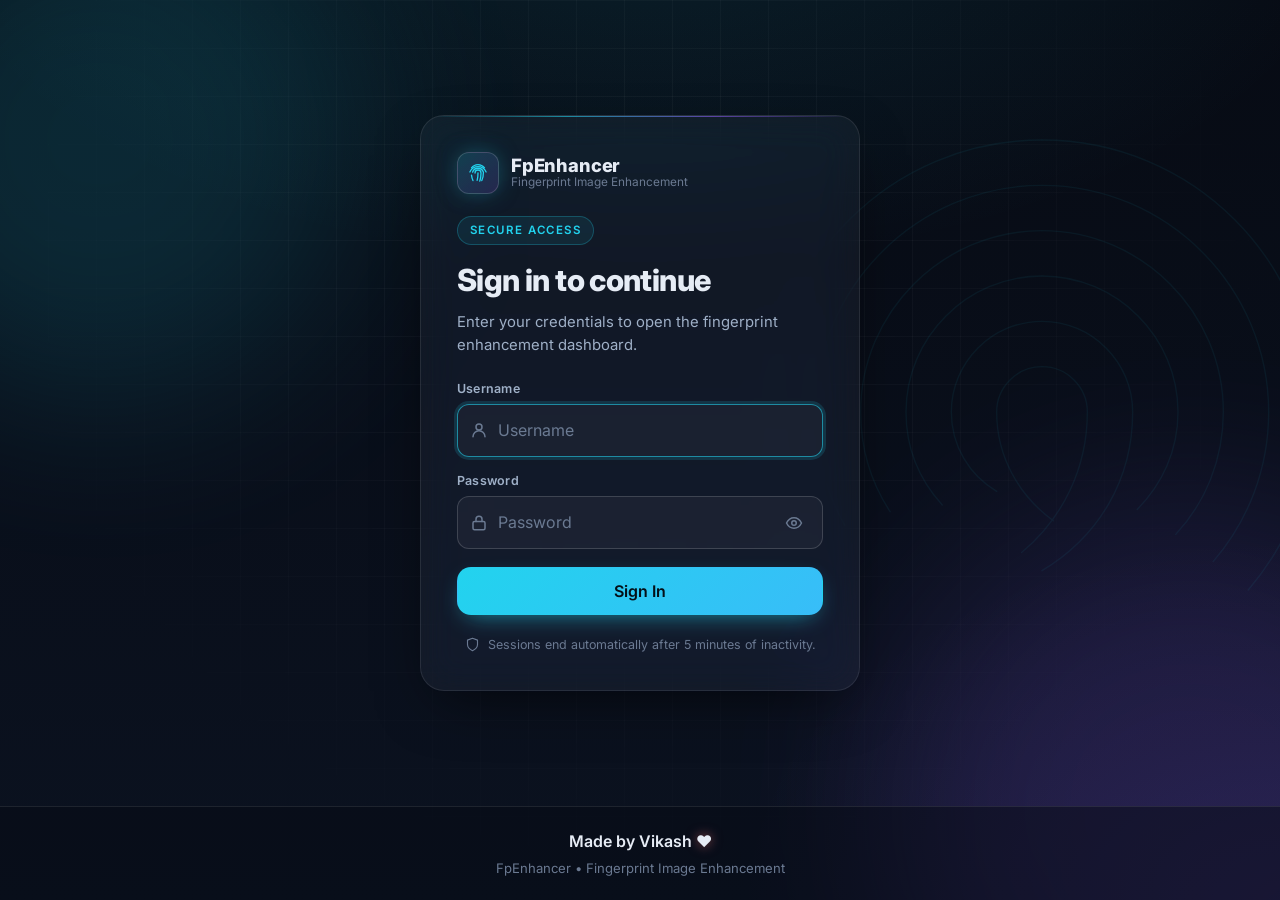
<file: static/login.html>
<!DOCTYPE html>
<html lang="en">
<head>
  <meta charset="UTF-8" />
  <meta name="viewport" content="width=device-width, initial-scale=1.0, viewport-fit=cover" />
  <meta name="theme-color" content="#070b14" />
  <meta name="robots" content="noindex" />
  <title>Sign in • FpEnhancer</title>
  <link rel="icon" href="/static/favicon.svg" type="image/svg+xml" />
  <link rel="preconnect" href="https://fonts.googleapis.com" />
  <link rel="preconnect" href="https://fonts.gstatic.com" crossorigin />
  <link href="https://fonts.googleapis.com/css2?family=Inter:wght@400;500;600;700;800&display=swap" rel="stylesheet" />
  <link rel="stylesheet" href="/static/style.css" />
</head>
<body class="auth-body">
  <!-- Ambient background -->
  <div class="bg" aria-hidden="true">
    <div class="bg-glow bg-glow--1"></div>
    <div class="bg-glow bg-glow--2"></div>
    <div class="bg-grid"></div>
    <svg class="bg-print" viewBox="0 0 600 600" fill="none" stroke="currentColor" stroke-width="1.2" stroke-linecap="round">
      <path d="M300 60c-133 0-240 107-240 240 0 42 11 82 30 116" />
      <path d="M300 100c-110 0-200 90-200 200 0 36 9 70 26 100" />
      <path d="M300 140c-88 0-160 72-160 160 0 32 9 62 26 88" />
      <path d="M300 180c-66 0-120 54-120 120 0 32 12 60 32 82" />
      <path d="M300 220c-44 0-80 36-80 80 0 30 16 56 40 70" />
      <path d="M300 260c-22 0-40 18-40 40 0 40 20 74 50 96" />
      <path d="M300 60c133 0 240 107 240 240 0 60-22 115-58 157" />
      <path d="M300 100c110 0 200 90 200 200 0 50-18 96-49 132" />
      <path d="M300 140c88 0 160 72 160 160 0 42-16 80-42 108" />
      <path d="M300 180c66 0 120 54 120 120 0 34-14 64-36 86" />
      <path d="M300 220c44 0 80 36 80 80 0 60-30 110-80 140" />
      <path d="M300 260c22 0 40 18 40 40 0 50-22 94-58 124" />
    </svg>
  </div>

  <main class="auth">
    <section class="glass card auth__card" aria-labelledby="authTitle">
      <div class="auth__brand">
        <span class="brand__icon">
          <svg viewBox="0 0 48 48" fill="none" stroke="currentColor" stroke-width="2.4" stroke-linecap="round" stroke-linejoin="round" aria-hidden="true">
            <path d="M12 14.5A15 15 0 0 1 36 14.5" />
            <path d="M9 22a16.5 16.5 0 0 1 30 0" />
            <path d="M14 22.5a10.5 10.5 0 0 1 20 0c0 6-1 11.5-3 15.5" />
            <path d="M18.5 24a5.5 5.5 0 0 1 11 0c0 5.5-.6 10.5-2.2 15" />
            <path d="M24 24c0 5-.5 9.5-1.6 13.5" />
            <path d="M12 28c.4 3.6 1.3 7 2.7 10" />
          </svg>
        </span>
        <div>
          <p class="brand__name">FpEnhancer</p>
          <p class="brand__sub">Fingerprint Image Enhancement</p>
        </div>
      </div>

      <span class="hero__eyebrow auth__eyebrow">Secure Access</span>
      <h1 class="auth__title" id="authTitle">Sign in to continue</h1>
      <p class="auth__desc">Enter your credentials to open the fingerprint enhancement dashboard.</p>

      <!-- Works with JavaScript disabled too (classic form POST). -->
      <form class="auth__form" id="loginForm" method="post" action="/login" autocomplete="on" novalidate>
        <label class="field">
          <span class="field__label">Username</span>
          <span class="field__control">
            <svg viewBox="0 0 24 24" fill="none" stroke="currentColor" stroke-width="2" stroke-linecap="round" stroke-linejoin="round" aria-hidden="true"><circle cx="12" cy="8" r="4"/><path d="M4 21a8 8 0 0 1 16 0"/></svg>
            <input type="text" name="username" id="username" placeholder="Username" autocomplete="username" autocapitalize="none" spellcheck="false" required />
          </span>
        </label>

        <label class="field">
          <span class="field__label">Password</span>
          <span class="field__control">
            <svg viewBox="0 0 24 24" fill="none" stroke="currentColor" stroke-width="2" stroke-linecap="round" stroke-linejoin="round" aria-hidden="true"><rect x="4" y="10" width="16" height="11" rx="2"/><path d="M8 10V7a4 4 0 0 1 8 0v3"/></svg>
            <input type="password" name="password" id="password" placeholder="Password" autocomplete="current-password" required />
            <button type="button" class="field__eye" id="togglePw" aria-label="Show password" aria-pressed="false">
              <svg viewBox="0 0 24 24" fill="none" stroke="currentColor" stroke-width="2" stroke-linecap="round" stroke-linejoin="round" aria-hidden="true"><path d="M2 12s3.5-7 10-7 10 7 10 7-3.5 7-10 7S2 12 2 12z"/><circle cx="12" cy="12" r="3"/></svg>
            </button>
          </span>
        </label>

        <p class="inline-error" id="loginError" role="alert" hidden></p>
        <p class="auth__notice" id="loginNotice" hidden></p>

        <button type="submit" class="btn btn--primary btn--lg btn--glow auth__submit" id="loginBtn">
          <span class="auth__submit-label">Sign In</span>
          <span class="auth__spinner" aria-hidden="true" hidden></span>
        </button>
      </form>

      <p class="auth__hint">
        <svg viewBox="0 0 24 24" fill="none" stroke="currentColor" stroke-width="1.8" stroke-linecap="round" stroke-linejoin="round" aria-hidden="true"><path d="M12 22s8-4 8-10V5l-8-3-8 3v7c0 6 8 10 8 10z"/></svg>
        Sessions end automatically after 5 minutes of inactivity.
      </p>
    </section>
  </main>

  <footer class="footer">
    <div class="container footer__inner">
      <p class="footer__made">Made by Vikash <span class="heart" aria-label="love">❤️</span></p>
      <p class="footer__tag">FpEnhancer • Fingerprint Image Enhancement</p>
    </div>
  </footer>

  <script src="/static/login.js" defer></script>
</body>
</html>
</file>
<file: static/style.css>
/* ============================================================
   FpEnhancer — Dark Glassmorphism UI
   ============================================================ */

:root {
  --bg: #070b14;
  --bg-2: #0b1220;
  --surface: rgba(255, 255, 255, 0.045);
  --surface-2: rgba(255, 255, 255, 0.07);
  --border: rgba(255, 255, 255, 0.09);
  --border-strong: rgba(255, 255, 255, 0.16);
  --text: #e6ecf5;
  --text-2: #9fb0c7;
  --text-3: #6b7a92;
  --accent: #22d3ee;
  --accent-2: #8b5cf6;
  --accent-3: #38bdf8;
  --success: #34d399;
  --danger: #f87171;
  --warn: #fbbf24;
  --glow: 0 0 0 1px rgba(34, 211, 238, 0.25), 0 12px 40px -10px rgba(34, 211, 238, 0.45);
  --radius-lg: 24px;
  --radius: 16px;
  --radius-sm: 10px;
  --shadow: 0 20px 60px -20px rgba(0, 0, 0, 0.7);
  --ease: cubic-bezier(0.22, 1, 0.36, 1);
  --font: "Inter", system-ui, -apple-system, "Segoe UI", Roboto, sans-serif;
}

*, *::before, *::after { box-sizing: border-box; }

html { scroll-behavior: smooth; -webkit-text-size-adjust: 100%; }

body {
  margin: 0;
  min-height: 100dvh;
  font-family: var(--font);
  background: var(--bg);
  color: var(--text);
  line-height: 1.55;
  -webkit-font-smoothing: antialiased;
  overflow-x: hidden;
  display: flex;
  flex-direction: column;
}

img { max-width: 100%; display: block; }
button, input { font: inherit; }
button { cursor: pointer; }
a { color: inherit; text-decoration: none; }
[hidden] { display: none !important; }

.visually-hidden {
  position: absolute !important;
  width: 1px; height: 1px; padding: 0; margin: -1px;
  overflow: hidden; clip: rect(0 0 0 0); white-space: nowrap; border: 0;
}

.container {
  width: 100%;
  max-width: 1120px;
  margin: 0 auto;
  padding: 0 clamp(16px, 4vw, 32px);
}

/* ---------- Background ---------- */
.bg {
  position: fixed; inset: 0; z-index: -1; overflow: hidden;
  background:
    radial-gradient(1200px 600px at 50% -10%, rgba(34, 211, 238, 0.10), transparent 60%),
    radial-gradient(900px 600px at 100% 100%, rgba(139, 92, 246, 0.12), transparent 60%),
    linear-gradient(180deg, var(--bg) 0%, var(--bg-2) 100%);
}
.bg-glow {
  position: absolute; border-radius: 50%; filter: blur(90px); opacity: .5;
  animation: drift 18s ease-in-out infinite alternate;
}
.bg-glow--1 { width: 520px; height: 520px; left: -160px; top: -120px; background: rgba(34, 211, 238, 0.28); }
.bg-glow--2 { width: 620px; height: 620px; right: -220px; bottom: -220px; background: rgba(139, 92, 246, 0.28); animation-delay: -9s; }
@keyframes drift {
  from { transform: translate3d(0, 0, 0) scale(1); }
  to   { transform: translate3d(40px, 30px, 0) scale(1.08); }
}
.bg-grid {
  position: absolute; inset: 0;
  background-image:
    linear-gradient(rgba(255,255,255,0.035) 1px, transparent 1px),
    linear-gradient(90deg, rgba(255,255,255,0.035) 1px, transparent 1px);
  background-size: 48px 48px;
  mask-image: radial-gradient(ellipse at 50% 30%, black 20%, transparent 75%);
  -webkit-mask-image: radial-gradient(ellipse at 50% 30%, black 20%, transparent 75%);
}
.bg-print {
  position: absolute; right: -8%; top: 8%;
  width: min(60vw, 680px); color: var(--accent); opacity: 0.06;
  animation: printPulse 9s ease-in-out infinite;
}
@keyframes printPulse { 0%,100% { opacity: .05 } 50% { opacity: .09 } }

/* ---------- Glass ---------- */
.glass {
  background: var(--surface);
  border: 1px solid var(--border);
  backdrop-filter: blur(18px) saturate(140%);
  -webkit-backdrop-filter: blur(18px) saturate(140%);
  box-shadow: var(--shadow);
}

/* ---------- Header ---------- */
.header {
  position: sticky; top: 0; z-index: 50;
  background: rgba(7, 11, 20, 0.6);
  backdrop-filter: blur(16px);
  -webkit-backdrop-filter: blur(16px);
  border-bottom: 1px solid var(--border);
}
.header__inner {
  display: flex; align-items: center; justify-content: space-between;
  gap: 12px; padding-top: 12px; padding-bottom: 12px;
}
.brand { display: flex; align-items: center; gap: 12px; min-width: 0; }
.brand__icon {
  width: 42px; height: 42px; flex: 0 0 auto;
  display: grid; place-items: center; border-radius: 12px;
  background: linear-gradient(135deg, rgba(34,211,238,.18), rgba(139,92,246,.18));
  border: 1px solid var(--border-strong);
  color: var(--accent);
  box-shadow: 0 0 24px -6px rgba(34,211,238,.5);
}
.brand__icon svg { width: 26px; height: 26px; }
.brand__text { display: flex; flex-direction: column; line-height: 1.15; min-width: 0; }
.brand__name { font-weight: 800; font-size: 1.15rem; letter-spacing: -0.01em; }
.brand__sub { font-size: .74rem; color: var(--text-3); white-space: nowrap; overflow: hidden; text-overflow: ellipsis; }

.api-status {
  display: inline-flex; align-items: center; gap: 8px;
  padding: 7px 12px; border-radius: 999px; font-size: .78rem; font-weight: 600;
  background: var(--surface); border: 1px solid var(--border); white-space: nowrap;
  transition: all .4s var(--ease);
}
.api-status__dot { font-size: .7rem; line-height: 1; }
.api-status--checking .api-status__dot { color: var(--warn); animation: blink 1s infinite; }
.api-status--online { color: var(--success); border-color: rgba(52,211,153,.35); background: rgba(52,211,153,.08); }
.api-status--online .api-status__dot { animation: pulseDot 2s infinite; }
.api-status--offline { color: var(--danger); border-color: rgba(248,113,113,.35); background: rgba(248,113,113,.08); }
@keyframes blink { 50% { opacity: .3 } }
@keyframes pulseDot {
  0%,100% { text-shadow: 0 0 0 rgba(52,211,153,0); }
  50% { text-shadow: 0 0 10px rgba(52,211,153,.9); }
}

/* ---------- Main / Hero ---------- */
.main { flex: 1; padding-bottom: 40px; }
.hero { text-align: center; padding: clamp(36px, 7vw, 72px) 0 clamp(20px, 4vw, 36px); }
.hero__eyebrow {
  display: inline-block; padding: 5px 12px; border-radius: 999px;
  font-size: .72rem; font-weight: 600; letter-spacing: .12em; text-transform: uppercase;
  color: var(--accent); background: rgba(34,211,238,.08); border: 1px solid rgba(34,211,238,.25);
  margin-bottom: 18px;
}
.hero__title {
  margin: 0 0 12px; font-size: clamp(2rem, 6vw, 3.4rem); font-weight: 800;
  letter-spacing: -0.03em; line-height: 1.08;
}
.grad-text {
  background: linear-gradient(90deg, var(--accent), var(--accent-3) 50%, var(--accent-2));
  -webkit-background-clip: text; background-clip: text; color: transparent;
}
.hero__desc { margin: 0; color: var(--text-2); font-size: clamp(1rem, 2.4vw, 1.15rem); }

/* ---------- Workspace ---------- */
.card { border-radius: var(--radius-lg); padding: clamp(16px, 3vw, 28px); position: relative; overflow: hidden; }
.card::before {
  content: ""; position: absolute; inset: 0 0 auto 0; height: 1px;
  background: linear-gradient(90deg, transparent, rgba(34,211,238,.6), rgba(139,92,246,.6), transparent);
}
.state { display: none; animation: fadeUp .45s var(--ease); }
.state--active { display: block; }
@keyframes fadeUp { from { opacity: 0; transform: translateY(10px); } to { opacity: 1; transform: none; } }

/* ---------- Dropzone ---------- */
.dropzone {
  position: relative; text-align: center; padding: clamp(32px, 6vw, 60px) 20px;
  border: 2px dashed var(--border-strong); border-radius: var(--radius-lg);
  background: rgba(255,255,255,.02);
  transition: border-color .3s, background .3s, transform .3s var(--ease), box-shadow .3s;
  cursor: pointer; outline: none;
}
.dropzone:hover, .dropzone:focus-visible { border-color: rgba(34,211,238,.5); background: rgba(34,211,238,.04); }
.dropzone--over {
  border-color: var(--accent); background: rgba(34,211,238,.08);
  transform: scale(1.01); box-shadow: var(--glow);
}
.dropzone__ring {
  position: absolute; inset: -2px; border-radius: inherit; pointer-events: none; opacity: 0;
  background: conic-gradient(from 0deg, transparent 0 70%, rgba(34,211,238,.6) 85%, transparent 100%);
  mask: linear-gradient(#000 0 0) content-box, linear-gradient(#000 0 0);
  -webkit-mask: linear-gradient(#000 0 0) content-box, linear-gradient(#000 0 0);
  mask-composite: exclude; -webkit-mask-composite: xor; padding: 2px;
  transition: opacity .3s;
}
.dropzone--over .dropzone__ring { opacity: 1; animation: spin 2s linear infinite; }
@keyframes spin { to { transform: rotate(360deg); } }
.dropzone__icon {
  width: 96px; height: 96px; margin: 0 auto 18px; display: grid; place-items: center;
  border-radius: 28px; color: var(--accent);
  background: radial-gradient(circle at 50% 30%, rgba(34,211,238,.18), rgba(139,92,246,.08));
  border: 1px solid var(--border);
  box-shadow: 0 0 40px -12px rgba(34,211,238,.6);
  animation: floaty 4s ease-in-out infinite;
}
.dropzone__icon svg { width: 58px; height: 58px; }
.dropzone__arrow { stroke: var(--accent-2); animation: bob 1.6s ease-in-out infinite; }
@keyframes floaty { 0%,100% { transform: translateY(0) } 50% { transform: translateY(-6px) } }
@keyframes bob { 0%,100% { transform: translateY(0) } 50% { transform: translateY(-4px) } }
.dropzone__title { margin: 0 0 6px; font-size: clamp(1.05rem, 2.5vw, 1.3rem); font-weight: 700; }
.dropzone__or { margin: 0 0 14px; color: var(--text-3); font-size: .85rem; text-transform: lowercase; }
.dropzone__formats { margin: 18px 0 0; font-size: .78rem; color: var(--text-3); }
.dropzone__formats span { color: var(--text-2); font-weight: 600; }

.inline-error {
  margin: 14px 0 0; padding: 10px 14px; border-radius: var(--radius-sm); font-size: .86rem;
  color: #fecaca; background: rgba(248,113,113,.1); border: 1px solid rgba(248,113,113,.3);
  animation: fadeUp .3s var(--ease);
}

/* ---------- Buttons ---------- */
.btn {
  display: inline-flex; align-items: center; justify-content: center; gap: 8px;
  padding: 11px 18px; border-radius: 12px; border: 1px solid transparent;
  font-weight: 600; font-size: .92rem; line-height: 1; white-space: nowrap;
  transition: transform .2s var(--ease), box-shadow .3s, background .3s, border-color .3s, opacity .3s;
  user-select: none; -webkit-tap-highlight-color: transparent;
}
.btn svg { width: 17px; height: 17px; flex: 0 0 auto; }
.btn:active:not(:disabled) { transform: translateY(1px) scale(.99); }
.btn:disabled { opacity: .55; cursor: not-allowed; }
.btn--sm { padding: 9px 14px; font-size: .86rem; }
.btn--lg { padding: 15px 26px; font-size: 1rem; border-radius: 14px; }
.btn--primary {
  color: #041018; background: linear-gradient(135deg, var(--accent), var(--accent-3));
  box-shadow: 0 8px 24px -10px rgba(34,211,238,.7);
}
.btn--primary:hover:not(:disabled) { transform: translateY(-1px); box-shadow: 0 12px 30px -10px rgba(34,211,238,.85); }
.btn--glow { position: relative; overflow: hidden; }
.btn--glow::after {
  content: ""; position: absolute; inset: 0;
  background: linear-gradient(110deg, transparent 30%, rgba(255,255,255,.45) 50%, transparent 70%);
  transform: translateX(-120%); transition: transform .8s var(--ease);
}
.btn--glow:hover::after { transform: translateX(120%); }
.btn--ghost { color: var(--text); background: var(--surface); border-color: var(--border-strong); }
.btn--ghost:hover:not(:disabled) { background: var(--surface-2); border-color: rgba(255,255,255,.28); }
.btn--danger-ghost { color: #fca5a5; background: rgba(248,113,113,.06); border-color: rgba(248,113,113,.3); }
.btn--danger-ghost:hover:not(:disabled) { background: rgba(248,113,113,.14); }
.btn__sparkle { display: inline-block; animation: twinkle 2.2s ease-in-out infinite; }
@keyframes twinkle { 0%,100% { transform: scale(1) rotate(0) } 50% { transform: scale(1.2) rotate(12deg) } }

/* ---------- Preview ---------- */
.preview { display: grid; grid-template-columns: 1fr; gap: 22px; }
@media (min-width: 760px) { .preview { grid-template-columns: minmax(0, 1.1fr) minmax(0, 1fr); align-items: start; } }
.preview__image-wrap {
  position: relative; border-radius: var(--radius); overflow: hidden;
  border: 1px solid var(--border-strong); background: #0a0f1a;
  background-image:
    linear-gradient(45deg, rgba(255,255,255,.03) 25%, transparent 25%, transparent 75%, rgba(255,255,255,.03) 75%),
    linear-gradient(45deg, rgba(255,255,255,.03) 25%, transparent 25%, transparent 75%, rgba(255,255,255,.03) 75%);
  background-size: 24px 24px; background-position: 0 0, 12px 12px;
  display: grid; place-items: center; min-height: 240px; max-height: 480px;
}
.preview__img { max-height: 480px; width: auto; max-width: 100%; object-fit: contain; }
.badge {
  display: inline-block; padding: 4px 10px; border-radius: 999px;
  font-size: .68rem; font-weight: 700; letter-spacing: .12em;
}
.badge--outline { color: var(--text-2); background: rgba(7,11,20,.7); border: 1px solid var(--border-strong); backdrop-filter: blur(6px); }
.preview__badge { position: absolute; top: 12px; left: 12px; }
.preview__heading { margin: 0 0 14px; font-size: 1.2rem; font-weight: 700; }
.meta-list { margin: 0 0 18px; padding: 0; border: 1px solid var(--border); border-radius: var(--radius-sm); overflow: hidden; }
.meta-list__row {
  display: flex; justify-content: space-between; gap: 12px; padding: 10px 14px; font-size: .88rem;
  background: rgba(255,255,255,.02);
}
.meta-list__row + .meta-list__row { border-top: 1px solid var(--border); }
.meta-list dt { color: var(--text-3); margin: 0; }
.meta-list dd { margin: 0; font-weight: 600; text-align: right; word-break: break-all; }
.preview__actions { display: flex; flex-wrap: wrap; gap: 10px; margin-bottom: 18px; }
#enhanceBtn { width: 100%; }

/* ---------- Processing ---------- */
.processing { text-align: center; padding: clamp(28px, 6vw, 56px) 16px; }
.fp-loader { position: relative; width: 150px; height: 150px; margin: 0 auto 26px; color: var(--accent); }
.fp-loader svg { position: relative; z-index: 2; width: 100%; height: 100%; filter: drop-shadow(0 0 8px rgba(34,211,238,.6)); }
.fp-loader__line { stroke-dasharray: 220; stroke-dashoffset: 220; animation: draw 2.4s var(--ease) infinite; }
.fp-loader__line:nth-child(2) { animation-delay: .15s }
.fp-loader__line:nth-child(3) { animation-delay: .3s }
.fp-loader__line:nth-child(4) { animation-delay: .45s }
.fp-loader__line:nth-child(5) { animation-delay: .6s }
.fp-loader__line:nth-child(6) { animation-delay: .75s }
@keyframes draw {
  0% { stroke-dashoffset: 220; opacity: 0 }
  25% { opacity: 1 }
  60% { stroke-dashoffset: 0; opacity: 1 }
  85%,100% { stroke-dashoffset: 0; opacity: 0 }
}
.fp-loader__scan {
  position: absolute; left: 10%; right: 10%; height: 3px; top: 0; z-index: 3; border-radius: 2px;
  background: linear-gradient(90deg, transparent, var(--accent), transparent);
  box-shadow: 0 0 16px 3px rgba(34,211,238,.6);
  animation: scan 2s ease-in-out infinite;
}
@keyframes scan { 0%,100% { top: 12% } 50% { top: 86% } }
.fp-loader__halo {
  position: absolute; inset: 0; border-radius: 50%; z-index: 1;
  background: radial-gradient(circle, rgba(34,211,238,.18), transparent 65%);
  animation: halo 2s ease-in-out infinite;
}
@keyframes halo { 0%,100% { transform: scale(.9); opacity: .6 } 50% { transform: scale(1.15); opacity: 1 } }
.processing__title { margin: 0 0 6px; font-size: 1.3rem; font-weight: 700; }
.dots span { animation: dotBlink 1.4s infinite; }
.dots span:nth-child(2) { animation-delay: .2s } .dots span:nth-child(3) { animation-delay: .4s }
@keyframes dotBlink { 0%,60%,100% { opacity: .2 } 30% { opacity: 1 } }
.processing__sub { margin: 0; color: var(--text-2); font-size: .98rem; }
.processing__hint { margin: 14px 0 0; color: var(--text-3); font-size: .8rem; }

/* ---------- Result ---------- */
.result__header { display: flex; flex-wrap: wrap; align-items: center; justify-content: space-between; gap: 12px; margin-bottom: 20px; }
.result__title { margin: 0; font-size: 1.2rem; font-weight: 700; display: flex; align-items: center; gap: 10px; }
.check {
  width: 26px; height: 26px; border-radius: 50%; display: grid; place-items: center; font-size: .9rem;
  color: #052e1c; background: var(--success); box-shadow: 0 0 18px -4px rgba(52,211,153,.8);
  animation: pop .5s var(--ease);
}
@keyframes pop { from { transform: scale(0) } to { transform: scale(1) } }
.seg { display: inline-flex; padding: 4px; border-radius: 12px; background: var(--surface); border: 1px solid var(--border); }
.seg__btn {
  padding: 7px 14px; border-radius: 9px; border: 0; background: transparent; color: var(--text-2);
  font-size: .82rem; font-weight: 600; transition: all .25s;
}
.seg__btn--active { color: var(--text); background: var(--surface-2); box-shadow: inset 0 0 0 1px var(--border-strong); }
.result__view { display: none; animation: fadeUp .4s var(--ease); }
.result__view--active { display: grid; }
#viewSide { grid-template-columns: 1fr; gap: 16px; align-items: stretch; }
@media (min-width: 760px) { #viewSide.result__view--active { grid-template-columns: 1fr auto 1fr; } }
.result__arrow { display: none; color: var(--accent); align-self: center; }
.result__arrow svg { width: 28px; height: 28px; animation: nudge 1.6s ease-in-out infinite; }
@media (min-width: 760px) { .result__arrow { display: grid; place-items: center; } }
@keyframes nudge { 0%,100% { transform: translateX(0) } 50% { transform: translateX(6px) } }

.img-card { margin: 0; display: flex; flex-direction: column; gap: 10px; min-width: 0; }
.img-card__label { font-size: .72rem; font-weight: 700; letter-spacing: .16em; color: var(--text-3); text-align: center; }
.img-card__label--accent { color: var(--accent); }
.img-card__frame {
  position: relative; border-radius: var(--radius); overflow: hidden; background: #0a0f1a;
  border: 1px solid var(--border-strong); display: grid; place-items: center; min-height: 220px;
  transition: border-color .3s, box-shadow .3s;
}
.img-card--enhanced .img-card__frame { border-color: rgba(34,211,238,.4); box-shadow: 0 0 40px -14px rgba(34,211,238,.6); }
.img-card__frame img { max-height: 460px; width: 100%; object-fit: contain; cursor: zoom-in; }
.img-card__tools { position: absolute; right: 10px; bottom: 10px; display: flex; gap: 6px; opacity: 0; transform: translateY(6px); transition: all .25s var(--ease); }
.img-card__frame:hover .img-card__tools, .img-card__frame:focus-within .img-card__tools { opacity: 1; transform: none; }
@media (hover: none) { .img-card__tools { opacity: 1; transform: none; } }
.tool-btn {
  width: 34px; height: 34px; display: grid; place-items: center; border-radius: 9px;
  color: var(--text); background: rgba(7,11,20,.75); border: 1px solid var(--border-strong);
  backdrop-filter: blur(8px); transition: all .2s; font-weight: 700;
}
.tool-btn svg { width: 17px; height: 17px; }
.tool-btn:hover { background: rgba(34,211,238,.18); border-color: rgba(34,211,238,.5); color: var(--accent); }
.tool-btn--lg { width: 38px; height: 38px; font-size: 1rem; }

/* Before/After compare */
.compare {
  position: relative; width: 100%; max-width: 720px; margin: 0 auto; aspect-ratio: 1 / 1;
  border-radius: var(--radius); overflow: hidden; background: #0a0f1a;
  border: 1px solid var(--border-strong); user-select: none; touch-action: none;
  box-shadow: 0 0 40px -14px rgba(34,211,238,.5);
}
.compare__img { position: absolute; inset: 0; width: 100%; height: 100%; object-fit: contain; pointer-events: none; }
.compare__before-wrap { position: absolute; inset: 0; width: 50%; overflow: hidden; }
.compare__before-wrap .compare__img { width: auto; }
.compare__handle {
  position: absolute; top: 0; bottom: 0; left: 50%; width: 2px; transform: translateX(-50%);
  background: var(--accent); box-shadow: 0 0 14px rgba(34,211,238,.9); pointer-events: none;
}
.compare__knob {
  position: absolute; top: 50%; left: 50%; transform: translate(-50%, -50%);
  width: 44px; height: 44px; border-radius: 50%; display: grid; place-items: center;
  color: #041018; background: linear-gradient(135deg, var(--accent), var(--accent-3));
  box-shadow: 0 6px 20px -6px rgba(34,211,238,.9), 0 0 0 4px rgba(7,11,20,.5);
}
.compare__knob svg { width: 22px; height: 22px; }
.compare__tag {
  position: absolute; top: 12px; padding: 4px 10px; border-radius: 999px; font-size: .66rem; font-weight: 700;
  letter-spacing: .14em; background: rgba(7,11,20,.7); border: 1px solid var(--border-strong); backdrop-filter: blur(6px); pointer-events: none;
}
.compare__tag--left { left: 12px; color: var(--text-2); }
.compare__tag--right { right: 12px; color: var(--accent); border-color: rgba(34,211,238,.4); }
.compare__range { position: absolute; inset: 0; width: 100%; height: 100%; opacity: 0; margin: 0; cursor: ew-resize; }
.compare__hint { margin: 10px 0 0; text-align: center; color: var(--text-3); font-size: .8rem; }

.result__meta { display: flex; flex-wrap: wrap; justify-content: center; gap: 8px; margin: 18px 0 0; }
.chip {
  padding: 5px 11px; border-radius: 999px; font-size: .74rem; font-weight: 600;
  color: var(--text-2); background: var(--surface); border: 1px solid var(--border);
}
.chip strong { color: var(--text); }
.result__actions { display: flex; flex-wrap: wrap; justify-content: center; gap: 10px; margin-top: 22px; }
@media (max-width: 560px) { .result__actions .btn { width: 100%; } }

/* ---------- Error ---------- */
.error { text-align: center; padding: clamp(24px, 5vw, 48px) 16px; }
.error__icon {
  width: 84px; height: 84px; margin: 0 auto 18px; display: grid; place-items: center; border-radius: 26px;
  color: var(--danger); background: rgba(248,113,113,.1); border: 1px solid rgba(248,113,113,.35);
  box-shadow: 0 0 36px -12px rgba(248,113,113,.7); animation: shake .5s var(--ease);
}
.error__icon svg { width: 42px; height: 42px; }
@keyframes shake { 0%,100% { transform: translateX(0) } 25% { transform: translateX(-6px) } 75% { transform: translateX(6px) } }
.error__title { margin: 0 0 6px; font-size: 1.3rem; font-weight: 700; }
.error__desc { margin: 0; color: var(--text-2); }
.error__detail { margin: 10px auto 0; max-width: 520px; color: var(--text-3); font-size: .84rem; min-height: 1em; }
.error__actions { display: flex; flex-wrap: wrap; justify-content: center; gap: 10px; margin-top: 22px; }

/* ---------- Sections ---------- */
.section { padding-top: clamp(40px, 7vw, 72px); }
.section__title { text-align: center; margin: 0 0 24px; font-size: clamp(1.4rem, 3.4vw, 1.9rem); font-weight: 800; letter-spacing: -0.02em; }
.steps { display: grid; grid-template-columns: 1fr; gap: 14px; }
@media (min-width: 680px) { .steps { grid-template-columns: repeat(3, 1fr); } }
.step { position: relative; border-radius: var(--radius); padding: 22px 20px 20px; overflow: hidden; transition: transform .3s var(--ease), border-color .3s; }
.step:hover { transform: translateY(-4px); border-color: rgba(34,211,238,.35); }
.step__num {
  position: absolute; right: 16px; top: 10px; font-size: 2.6rem; font-weight: 800; letter-spacing: -0.04em;
  color: transparent; -webkit-text-stroke: 1px rgba(255,255,255,.12);
}
.step__icon {
  width: 44px; height: 44px; display: grid; place-items: center; border-radius: 12px; margin-bottom: 14px;
  color: var(--accent); background: rgba(34,211,238,.1); border: 1px solid rgba(34,211,238,.25);
}
.step__icon svg { width: 22px; height: 22px; }
.step__title { margin: 0 0 4px; font-size: 1.05rem; font-weight: 700; }
.step__desc { margin: 0; color: var(--text-2); font-size: .92rem; }

.privacy {
  margin-top: clamp(28px, 5vw, 48px); border-radius: var(--radius); padding: 18px 20px;
  display: flex; gap: 14px; align-items: flex-start;
}
.privacy__icon { width: 38px; height: 38px; flex: 0 0 auto; display: grid; place-items: center; border-radius: 10px; color: var(--accent-2); background: rgba(139,92,246,.12); border: 1px solid rgba(139,92,246,.3); }
.privacy__icon svg { width: 20px; height: 20px; }
.privacy__title { margin: 0 0 4px; font-size: .95rem; font-weight: 700; }
.privacy__text { margin: 0; color: var(--text-2); font-size: .88rem; }

/* ---------- Footer ---------- */
.footer { border-top: 1px solid var(--border); background: rgba(7,11,20,.5); }
.footer__inner { padding-top: 22px; padding-bottom: calc(22px + env(safe-area-inset-bottom)); text-align: center; }
.footer__made { margin: 0 0 4px; font-weight: 600; }
.heart { display: inline-block; animation: heartbeat 1.4s ease-in-out infinite; transform-origin: center; filter: drop-shadow(0 0 6px rgba(248,113,113,.55)); }
@keyframes heartbeat {
  0%, 100% { transform: scale(1); }
  14% { transform: scale(1.18); }
  28% { transform: scale(1); }
  42% { transform: scale(1.12); }
  70% { transform: scale(1); }
}
.footer__tag { margin: 0; color: var(--text-3); font-size: .82rem; }

/* ---------- Lightbox ---------- */
.lightbox {
  position: fixed; inset: 0; z-index: 100; display: flex; flex-direction: column;
  background: rgba(3, 6, 12, .94); backdrop-filter: blur(10px); -webkit-backdrop-filter: blur(10px);
  opacity: 0; visibility: hidden; transition: opacity .3s, visibility .3s;
}
.lightbox--open { opacity: 1; visibility: visible; }
.lightbox__bar {
  display: flex; align-items: center; justify-content: space-between; gap: 12px;
  padding: 12px clamp(12px, 3vw, 24px); border-bottom: 1px solid var(--border);
  padding-top: calc(12px + env(safe-area-inset-top));
}
.lightbox__title { font-weight: 700; letter-spacing: .1em; font-size: .8rem; color: var(--accent); }
.lightbox__tools { display: flex; align-items: center; gap: 6px; }
.lightbox__zoom { min-width: 52px; text-align: center; font-size: .82rem; color: var(--text-2); font-variant-numeric: tabular-nums; }
.lightbox__stage { flex: 1; overflow: hidden; display: grid; place-items: center; cursor: grab; touch-action: none; position: relative; }
.lightbox__stage:active { cursor: grabbing; }
.lightbox__stage img {
  max-width: none; max-height: none; will-change: transform; transform-origin: 0 0;
  image-rendering: auto; user-select: none; -webkit-user-drag: none; position: absolute; left: 0; top: 0;
}
.lightbox__hint { margin: 0; padding: 10px; text-align: center; color: var(--text-3); font-size: .78rem; border-top: 1px solid var(--border); }

/* ============================================================
   BULK WORKFLOW ADDITIONS
   ============================================================ */

/* ---------- Header right ---------- */
.header__right { display: flex; align-items: center; gap: 8px; flex: 0 0 auto; }
.header__logout { padding: 8px 12px; }
@media (max-width: 480px) {
  .brand__sub { display: none; }
  .header__logout-text { display: none; }
  .header__logout { padding: 8px 10px; }
  .api-status__text { font-size: .72rem; }
}

/* ---------- Empty state ---------- */
.empty { text-align: center; padding: clamp(18px, 4vw, 30px) 12px 4px; animation: fadeUp .45s var(--ease); }
.empty__icon {
  width: 56px; height: 56px; margin: 0 auto 12px; display: grid; place-items: center; border-radius: 16px;
  color: var(--accent-2); background: rgba(139,92,246,.1); border: 1px solid rgba(139,92,246,.3);
}
.empty__icon svg { width: 26px; height: 26px; }
.empty__title { margin: 0 0 6px; font-weight: 700; font-size: 1.02rem; }
.empty__desc { margin: 0; color: var(--text-3); font-size: .86rem; max-width: 520px; margin-inline: auto; }

/* ---------- Batch toolbar ---------- */
.batch { margin-top: 22px; animation: fadeUp .45s var(--ease); }
.batch__bar { display: flex; flex-wrap: wrap; align-items: center; justify-content: space-between; gap: 14px; }
.batch__summary { min-width: 0; }
.batch__title { margin: 0; font-size: 1.15rem; font-weight: 700; display: flex; align-items: center; gap: 10px; }
.batch__count {
  display: inline-grid; place-items: center; min-width: 26px; height: 26px; padding: 0 8px; border-radius: 999px;
  font-size: .78rem; font-weight: 700; color: var(--accent); background: rgba(34,211,238,.1); border: 1px solid rgba(34,211,238,.3);
}
.batch__progress-text { margin: 4px 0 0; color: var(--text-2); font-size: .9rem; font-variant-numeric: tabular-nums; font-weight: 600; }
.batch__actions { display: flex; flex-wrap: wrap; gap: 10px; }
.batch__note { margin: 12px 0 0; padding: 10px 14px; border-radius: var(--radius-sm); font-size: .84rem; color: var(--text-2); background: var(--surface); border: 1px solid var(--border); }
@media (max-width: 640px) {
  .batch__actions { width: 100%; display: grid; grid-template-columns: 1fr 1fr; }
  .batch__actions .btn { width: 100%; }
  .batch__actions #enhanceAllBtn { grid-column: 1 / -1; }
}

/* ---------- Progress ---------- */
.progress { margin-top: 16px; }
.progress__track { height: 10px; border-radius: 999px; background: rgba(255,255,255,.06); border: 1px solid var(--border); overflow: hidden; }
.progress__fill {
  height: 100%; border-radius: inherit; width: 0;
  background: linear-gradient(90deg, var(--accent), var(--accent-3), var(--accent-2));
  background-size: 200% 100%; animation: shimmer 2.4s linear infinite;
  box-shadow: 0 0 16px rgba(34,211,238,.6); transition: width .5s var(--ease);
}
.progress__fill--partial { background: linear-gradient(90deg, var(--accent), var(--warn)); }
@keyframes shimmer { to { background-position: -200% 0; } }
.progress__stats { display: flex; flex-wrap: wrap; gap: 8px; margin-top: 10px; }
.pill {
  display: inline-flex; align-items: center; gap: 7px; padding: 5px 11px; border-radius: 999px;
  font-size: .76rem; color: var(--text-2); background: var(--surface); border: 1px solid var(--border); font-variant-numeric: tabular-nums;
}
.pill b { color: var(--text); }
.pill i { width: 8px; height: 8px; border-radius: 50%; display: inline-block; }
.pill--pending i { background: var(--text-3); }
.pill--processing i { background: var(--warn); animation: blink 1s infinite; }
.pill--done i { background: var(--success); }
.pill--failed i { background: var(--danger); }

/* ---------- Cards grid ---------- */
.cards { display: grid; grid-template-columns: 1fr; gap: 14px; margin-top: 18px; }
@media (min-width: 720px) { .cards { grid-template-columns: repeat(2, minmax(0, 1fr)); } }
@media (min-width: 1080px) { .cards { grid-template-columns: repeat(3, minmax(0, 1fr)); } }

.fp-card {
  display: flex; flex-direction: column; gap: 12px; padding: 14px; border-radius: var(--radius);
  background: rgba(255,255,255,.03); border: 1px solid var(--border);
  transition: border-color .3s, box-shadow .3s, transform .25s var(--ease), opacity .22s;
  animation: fadeUp .4s var(--ease); min-width: 0;
}
.fp-card[data-status="processing"] { border-color: rgba(251,191,36,.45); box-shadow: 0 0 34px -14px rgba(251,191,36,.6); }
.fp-card[data-status="done"] { border-color: rgba(52,211,153,.35); }
.fp-card[data-status="failed"] { border-color: rgba(248,113,113,.4); }
.fp-card--leaving { opacity: 0; transform: scale(.96); }
.fp-card__head { display: flex; align-items: flex-start; justify-content: space-between; gap: 10px; }
.fp-card__name-wrap { min-width: 0; flex: 1; }
.fp-card__name { margin: 0; font-weight: 700; font-size: .92rem; overflow: hidden; text-overflow: ellipsis; white-space: nowrap; }
.fp-card__meta { margin: 2px 0 0; color: var(--text-3); font-size: .74rem; overflow: hidden; text-overflow: ellipsis; white-space: nowrap; }

.status {
  flex: 0 0 auto; display: inline-flex; align-items: center; gap: 6px; padding: 4px 10px; border-radius: 999px;
  font-size: .7rem; font-weight: 700; letter-spacing: .04em; white-space: nowrap;
  background: var(--surface); border: 1px solid var(--border); color: var(--text-2);
}
.status__dot { width: 7px; height: 7px; border-radius: 50%; background: currentColor; }
.status--pending { color: var(--text-2); }
.status--processing { color: var(--warn); border-color: rgba(251,191,36,.4); background: rgba(251,191,36,.08); }
.status--processing .status__dot { animation: blink 1s infinite; }
.status--done { color: var(--success); border-color: rgba(52,211,153,.4); background: rgba(52,211,153,.08); }
.status--failed { color: var(--danger); border-color: rgba(248,113,113,.4); background: rgba(248,113,113,.08); }

.fp-card__body { display: grid; grid-template-columns: 1fr auto 1fr; gap: 8px; align-items: stretch; }
.fp-card__fig { margin: 0; display: flex; flex-direction: column; gap: 6px; min-width: 0; }
.fp-card__fig .img-card__label { font-size: .62rem; letter-spacing: .14em; }
.fp-card__arrow { display: grid; place-items: center; color: var(--accent); padding-top: 14px; }
.fp-card__arrow svg { width: 18px; height: 18px; }
.fp-card[data-status="processing"] .fp-card__arrow svg { animation: nudge 1.2s ease-in-out infinite; }
.fp-card__frame {
  position: relative; aspect-ratio: 1 / 1; border-radius: 12px; overflow: hidden; background: #0a0f1a;
  border: 1px solid var(--border-strong); display: grid; place-items: center;
}
.fp-card__frame--enh { border-color: rgba(34,211,238,.25); }
.fp-card[data-status="done"] .fp-card__frame--enh { border-color: rgba(34,211,238,.5); box-shadow: 0 0 28px -12px rgba(34,211,238,.7); }
.fp-card__img { width: 100%; height: 100%; object-fit: contain; cursor: zoom-in; }
.fp-card__placeholder {
  position: absolute; inset: 0; display: flex; flex-direction: column; align-items: center; justify-content: center; gap: 6px;
  color: var(--text-3); font-size: .74rem; font-weight: 600; text-align: center; padding: 8px;
}
.fp-card__placeholder svg { width: 26px; height: 26px; }
.fp-card__placeholder--processing { color: var(--warn); background: radial-gradient(circle, rgba(251,191,36,.08), transparent 70%); }
.fp-card__placeholder--failed { color: var(--danger); }
.mini-loader { position: relative; width: 64px; height: 64px; color: var(--accent); }
.mini-loader svg { width: 100%; height: 100%; filter: drop-shadow(0 0 6px rgba(34,211,238,.6)); }
.mini-loader .fp-loader__scan { left: 12%; right: 12%; height: 2px; }
.fp-card__error {
  margin: 0; padding: 8px 10px; border-radius: 8px; font-size: .78rem; line-height: 1.4;
  color: #fecaca; background: rgba(248,113,113,.1); border: 1px solid rgba(248,113,113,.3);
}
.fp-card__actions { display: flex; flex-wrap: wrap; gap: 8px; margin-top: auto; }
.fp-card__actions .btn { flex: 1 1 auto; padding: 9px 12px; font-size: .82rem; }
.fp-card__actions .btn svg { width: 15px; height: 15px; }
@media (max-width: 400px) {
  .fp-card__body { grid-template-columns: 1fr 1fr; gap: 8px; }
  .fp-card__arrow { display: none; }
}

/* Buttons: spinner */
.spinner {
  width: 15px; height: 15px; border-radius: 50%; display: inline-block;
  border: 2px solid rgba(4,16,24,.35); border-top-color: currentColor; animation: spin .8s linear infinite;
}
.btn--ghost .spinner { border-color: rgba(255,255,255,.2); border-top-color: var(--accent); }

/* ---------- Compare modal ---------- */
.modal {
  position: fixed; inset: 0; z-index: 90; display: flex; align-items: center; justify-content: center; padding: 16px;
  background: rgba(3,6,12,.8); backdrop-filter: blur(8px); -webkit-backdrop-filter: blur(8px);
  opacity: 0; visibility: hidden; transition: opacity .25s, visibility .25s;
}
.modal--open { opacity: 1; visibility: visible; }
.modal__panel {
  width: min(100%, 760px); max-height: 100%; overflow: auto; border-radius: var(--radius-lg); padding: 14px clamp(14px, 3vw, 22px) 18px;
  transform: translateY(10px); transition: transform .3s var(--ease);
}
.modal--open .modal__panel { transform: none; }
.modal__bar { display: flex; align-items: center; justify-content: space-between; gap: 12px; margin-bottom: 12px; }
.modal__title { font-weight: 700; font-size: .9rem; overflow: hidden; text-overflow: ellipsis; white-space: nowrap; min-width: 0; }
.modal .compare { max-height: min(70vh, 640px); margin: 0 auto; }

/* ---------- Idle warning ---------- */
.idle {
  position: fixed; inset: 0; z-index: 200; display: flex; align-items: center; justify-content: center; padding: 16px;
  background: rgba(3,6,12,.82); backdrop-filter: blur(10px); -webkit-backdrop-filter: blur(10px);
  opacity: 0; visibility: hidden; transition: opacity .25s, visibility .25s;
}
.idle--open { opacity: 1; visibility: visible; }
.idle__panel { width: min(100%, 440px); border-radius: var(--radius-lg); padding: clamp(22px, 5vw, 32px); text-align: center; transform: translateY(12px); transition: transform .3s var(--ease); }
.idle--open .idle__panel { transform: none; }
.idle__icon {
  width: 72px; height: 72px; margin: 0 auto 16px; display: grid; place-items: center; border-radius: 22px;
  color: var(--warn); background: rgba(251,191,36,.1); border: 1px solid rgba(251,191,36,.35);
  box-shadow: 0 0 36px -12px rgba(251,191,36,.7); animation: halo 1.6s ease-in-out infinite;
}
.idle__icon svg { width: 36px; height: 36px; }
.idle__title { margin: 0 0 8px; font-size: 1.3rem; font-weight: 800; }
.idle__desc { margin: 0; color: var(--text-2); }
.idle__desc b { color: var(--warn); font-variant-numeric: tabular-nums; }
.idle__actions { display: flex; flex-direction: column; gap: 10px; margin-top: 22px; }
.idle__actions .btn { width: 100%; }

/* ---------- Toast ---------- */
.toast {
  position: fixed; left: 50%; bottom: calc(20px + env(safe-area-inset-bottom)); z-index: 300; transform: translate(-50%, 16px);
  max-width: min(92vw, 460px); padding: 11px 16px; border-radius: 12px; font-size: .88rem; font-weight: 600;
  color: var(--text); background: rgba(11,18,32,.95); border: 1px solid var(--border-strong); box-shadow: var(--shadow);
  opacity: 0; transition: opacity .25s, transform .3s var(--ease); pointer-events: none;
}
.toast--show { opacity: 1; transform: translate(-50%, 0); }
.toast--success { border-color: rgba(52,211,153,.5); }
.toast--warn { border-color: rgba(251,191,36,.5); }
.toast--error { border-color: rgba(248,113,113,.5); }

/* ---------- Page-wide drag hint ---------- */
body.is-dragging .dropzone { border-color: var(--accent); background: rgba(34,211,238,.06); }

/* ---------- Auth (login) page ---------- */
.auth-body { justify-content: center; }
.auth { flex: 1; display: grid; place-items: center; padding: clamp(24px, 6vw, 64px) clamp(16px, 4vw, 32px); }
.auth__card { width: min(100%, 440px); padding: clamp(22px, 5vw, 36px); }
.auth__brand { display: flex; align-items: center; gap: 12px; margin-bottom: 22px; }
.auth__brand p { margin: 0; line-height: 1.15; }
.auth__brand .brand__name { display: block; }
.auth__brand .brand__sub { display: block; }
.auth__eyebrow { margin-bottom: 12px; }
.auth__title { margin: 0 0 6px; font-size: clamp(1.5rem, 4.5vw, 1.9rem); font-weight: 800; letter-spacing: -0.02em; }
.auth__desc { margin: 0 0 22px; color: var(--text-2); font-size: .93rem; }
.auth__form { display: flex; flex-direction: column; gap: 14px; }
.auth__form--shake { animation: shake .4s var(--ease); }
.field { display: flex; flex-direction: column; gap: 6px; }
.field__label { font-size: .78rem; font-weight: 600; color: var(--text-2); letter-spacing: .02em; }
.field__control {
  display: flex; align-items: center; gap: 10px; padding: 0 12px; border-radius: 12px;
  background: rgba(255,255,255,.04); border: 1px solid var(--border-strong); transition: border-color .25s, box-shadow .25s;
}
.field__control:focus-within { border-color: rgba(34,211,238,.6); box-shadow: 0 0 0 3px rgba(34,211,238,.15); }
.field__control > svg { width: 18px; height: 18px; color: var(--text-3); flex: 0 0 auto; }
.field__control input {
  flex: 1; min-width: 0; padding: 13px 0; border: 0; background: transparent; color: var(--text); outline: none; font-size: 1rem;
}
.field__control input::placeholder { color: var(--text-3); }
.field__control input:-webkit-autofill { -webkit-text-fill-color: var(--text); transition: background-color 9999s ease-out; }
.field__eye { display: grid; place-items: center; width: 32px; height: 32px; border-radius: 8px; border: 0; background: transparent; color: var(--text-3); }
.field__eye:hover { color: var(--accent); background: rgba(34,211,238,.1); }
.field__eye svg { width: 18px; height: 18px; }
.auth__submit { width: 100%; margin-top: 4px; }
.auth__spinner {
  width: 16px; height: 16px; border-radius: 50%; display: inline-block; margin-left: 6px;
  border: 2px solid rgba(4,16,24,.35); border-top-color: #041018; animation: spin .8s linear infinite;
}
.auth__notice { margin: 0; padding: 10px 14px; border-radius: var(--radius-sm); font-size: .86rem; color: #fde68a; background: rgba(251,191,36,.08); border: 1px solid rgba(251,191,36,.3); }
.auth__hint { display: flex; align-items: center; justify-content: center; gap: 8px; margin: 20px 0 0; color: var(--text-3); font-size: .78rem; text-align: center; }
.auth__hint svg { width: 15px; height: 15px; flex: 0 0 auto; }

/* ---------- Motion preferences ---------- */
@media (prefers-reduced-motion: reduce) {
  *, *::before, *::after { animation-duration: .001ms !important; animation-iteration-count: 1 !important; transition-duration: .001ms !important; }
}
</file>
